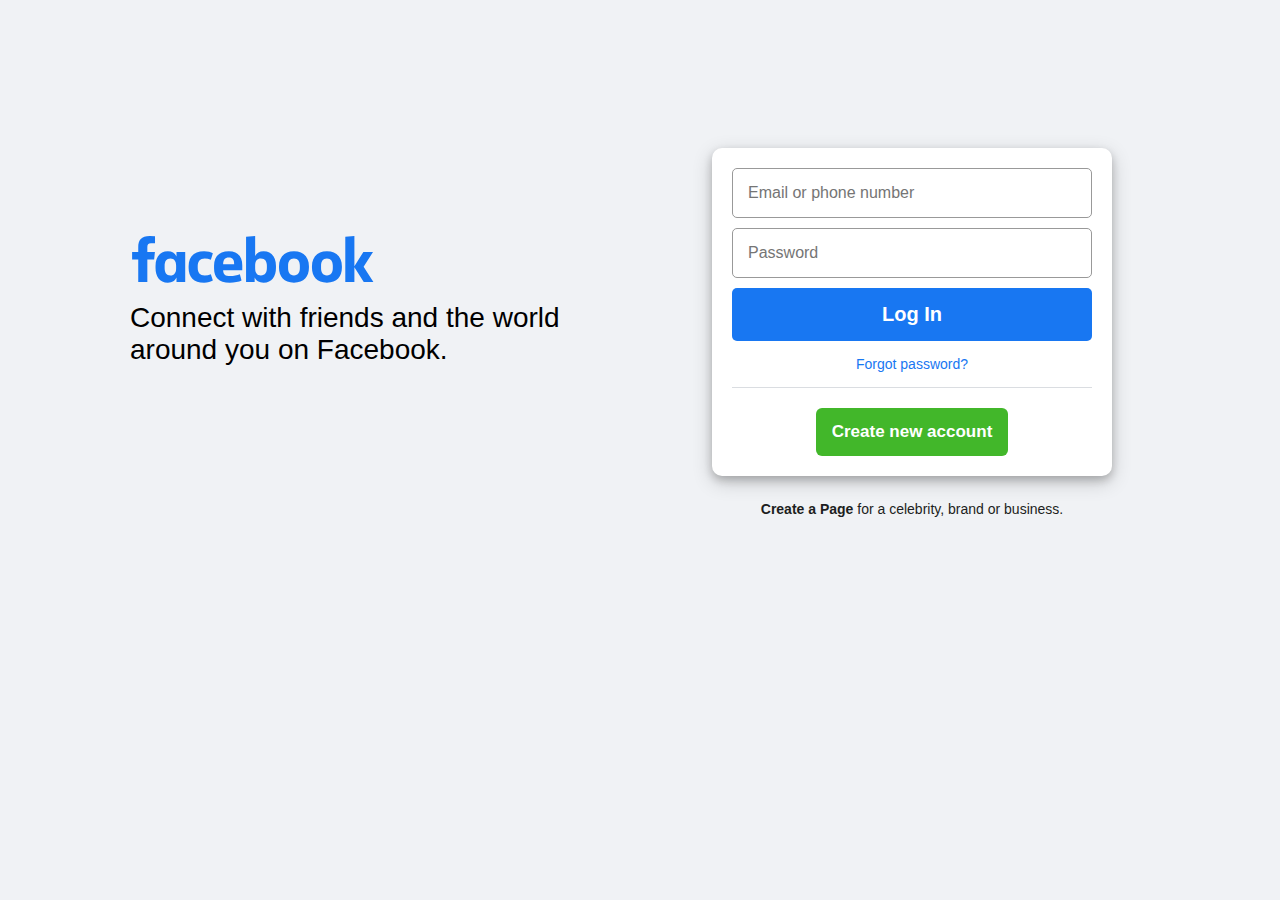
<file: index.html>
<!DOCTYPE html>
<html lang="en">
<head>
    <meta charset="UTF-8">
    <meta http-equiv="X-UA-Compatible" content="IE=edge">
    <meta name="viewport" content="width=device-width, initial-scale=1.0">
    
    <link rel="stylesheet" href="style.css">
    <title>Document</title>
</head>
<body>
   <div class="container">
    <div class="text">
        <img class="logo" src="fb_logo.svg" alt="Logo">
        <p>Connect with friends and the world <br> around you on Facebook.</p>
    </div>
    <div class="inputs">
        <div class="inputs__form">
            <input type="text" placeholder="Email or phone number">
            <input type="password" placeholder="Password">
            <a href="#" class="login">Log In</a>
            <a href="password.html" class="forget">Forgot password?</a>
            
            <div class="sign-up ">
                <a href="" class="signBtn open ">Create new account</a>
            </div>
        </div>
        <p > <b>Create a Page</b>  for a celebrity, brand or business.</p>
    </div>
   </div>
   <div class="create window">
    <div class="create-page">
        <div class="sign">
            <h1>Sign Up</h1>
            <a  class="close modal">&times;</a>
        </div>
        <p class="sign-p">It’s quick and easy.</p>
        <hr>
        <div class="create__inputs">
            <input type="text" class="first_name" placeholder="First name">
            <input type="text" placeholder="Last name">
        </div>
     
        <input class="email" type="text" placeholder="Mobile number or email">
        <input class="password" type="text" placeholder="New password">
         
        <div class="date">
        <label class="birthday" for="">Birthday</label>
        <div class="riddle"><a>&#63;</a></div>
        </div>
    <div class="date-selection">
            <select class="month">
                <option >Jan</option>
                <option >Feb</option>
                <option >Mart</option>
                <option >April</option>
                <option >May</option>
                <option >June</option>
                <option >July</option>
                <option >Aug</option>
                <option >Sep</option>
                <option >Oct</option>
                <option >Nov</option>
                <option >Dec</option>
             </select>
             <select class="month">
                <option >1</option>
                <option >2</option>
                <option >3</option>
                <option >4</option>
                <option >5</option>
                <option >6</option>
                <option >7</option>
                <option >8</option>
                <option >9</option>
                <option >10</option>
                <option >11</option>
                <option >12</option>
                <option >13</option>
                <option >14</option>
                <option >15</option>
                <option >16</option>
                <option >17</option>
                <option >18</option>
                <option >19</option>
                <option >20</option>
                <option >21</option>
                <option >22</option>
                <option >23</option>
                <option >24</option>
                <option >25</option>
                <option >26</option>
                <option >27</option>
                <option >28</option>
                <option >29</option>
                <option >30</option>
                <option >31</option>
             </select>
             <select class="month">
                <option >2011</option>
                <option >2012</option>
                <option >2013</option>
                <option >2014</option>
                <option >2015</option>
                <option >2016</option>
                <option >2017</option>
                <option >2018</option>
                <option >2019</option>
                <option >2020</option>
                <option >2021</option>
                <option >2022</option>
             </select>
    </div>
    <div class="gender-name">
        <label class="gen" for="">Gender</label>
        <div class="riddle">
            <a >&#63;</a>
            </div>
        </div>
    <div class="gender-choice">
        <div class="gender-choice-name">
            <label for="male">Male</label>
            <input id="male" type="radio"  name="gender" />
        </div>
        <div class="gender-choice-name">
            <label for="famale">Famale</label>
            <input id="famale" type="radio"  name="gender" />
        </div>
        <div class="gender-choice-name">
            <label for="costum">Costum</label>
            <input id="costum" type="radio"  name="gender" />
         </div>
         </div>
    
        <p class="erti">People who use our service may have uploaded your contact information to Facebook. <a href="">
            Learn more.
         </a></p>
         <p class="ori">By clicking Sign Up, you agree to our <a href="">Terms</a>, <a href="">Privacy Policy</a>  and <a href="">Cookies Policy</a>. <br> You may receive SMS Notifications from us and can opt out any time.</p>
       <div class="btns">
        <button class="sign-btn">Sign up</button>
       </div>
    

    </div>
 
    
</div>
<script  src="popup.js"></script>
</body>
</html>
</file>
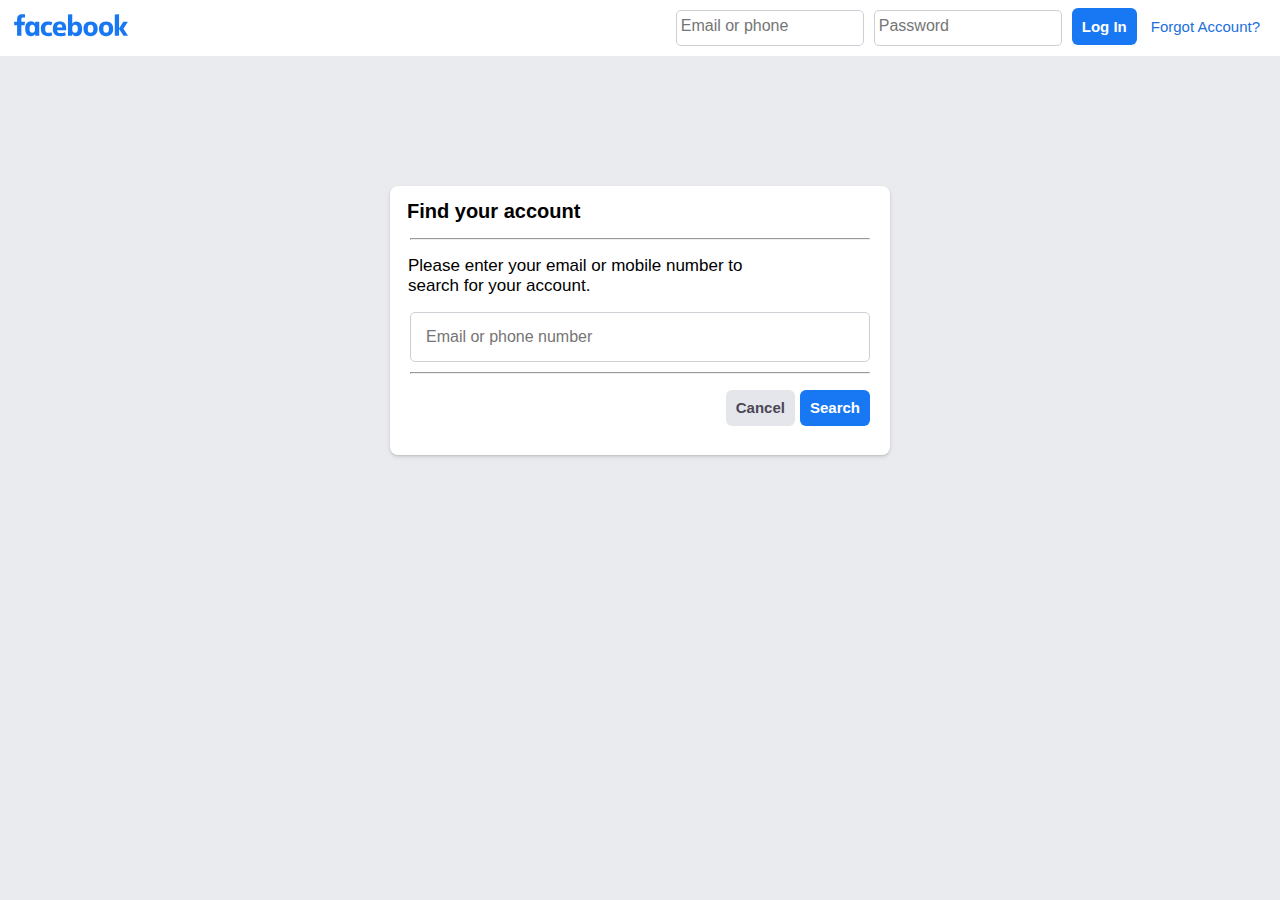
<file: password.html>
<!DOCTYPE html>
<html lang="en">
<head>
    <meta charset="UTF-8">
    <meta http-equiv="X-UA-Compatible" content="IE=edge">
    <meta name="viewport" content="width=device-width, initial-scale=1.0">
    <link rel="stylesheet" href="password.css">
    <title>Document</title>
</head>
<body>
    <header>
        <nav>
            <img class="logo" src="fb_logo.svg" alt="">
            <div class="inputs">
                <input type="text" placeholder="Email or phone ">
                <input type="password" placeholder="Password">
                <div class="hrefs">
                    <a href="#" class="login">Log In</a>
                    <a href="password.html" class="forget">Forgot Account?</a>
                </div>
                
            </div>
        </nav>
    </header>
    <div class="main">
        <div class="container">
            <div class="erti">
            <div class="text">
                <h1>Find your account</h1>
            </div>
           
            <hr>
            <p>Please enter your email or mobile number to <br> search for your  account.</p>
            <input type="text" placeholder="Email or phone number">
            <hr>
            <div class="btn">
                <button  class="cancel"> <a href="index.html">Cancel</a></button>
                <button class="search">Search</button>
            </div>
            </div>
            
            
        </div>
        
    </div>
    
</body>
</html>
</file>
<file: style.css>
*{
    margin: 0;
    padding: 0;
    box-sizing: border-box;
}

body {
    display: flex;
    justify-content: center;
    align-items: center;
    width: 100%;
    height: 600px;
    background-color: #f0f2f5;
}

.container{
    display: flex;
    width: 80%;
    height: 100%;
    justify-content: space-around;
    align-items: center;
}

.text, .inputs, .inputs__form{
    display: flex;
    flex-direction: column;
    justify-content: center;
    align-items: center;
}

.text {
    width: 500px;
    align-items: flex-start;
    margin-left: -40px;
    
}

.logo {
    height: 106px;
    margin: -28px;
    margin-bottom: -10px;
}


.text p {
    font-family: SFProDisplay-Regular, Helvetica, Arial, sans-serif;
    font-size: 28px;
    font-weight: normal;
    line-height: 32px;
    width: 500px;
}

.inputs {
    margin-top: 65px;
    width: 396px
    
}

.inputs__form{
    background-color: white;
    border-radius: 10px;
    width:400px;
    display: flex;
    padding: 20px;
    margin-bottom: 25px;
    box-shadow: 0 4px 8px 0 rgba(0,0,0,0.2), 0 6px 20px 0 rgba(0,0,0,0.19);
}


.inputs__form  input{
    width: 100%;
    padding: 15px;
    margin-bottom: 10px;
    border-radius: 5px;
    border: 1px solid #999;
    outline: none;
    font-size: 16px;
}

.login{
    background-color: #1877f2;
    padding: 15px;
    text-align: center;
    text-decoration: none;
    width: 100%;
    border-radius: 5px;
    color: white;
    font-size: 20px;
    font-family: 'Arial';
    font-weight: bold;
    transition: 0.5s;
}

.login:hover{
    background-color: #4257b2;
}

.forget{
    margin: 15px 0;
    text-decoration: none;
    color: #1877f2;
    font-family: 'Arial';
    font-size: 14px;
}


.forget:hover{
    text-decoration: underline;
}

.sign-up{
    padding-top: 20px;
    border-top: 1px solid #dadde1;
    width: 100%;
    display: flex;
    justify-content: center;
   
}

.signBtn{
    background-color: #42b72a;;
    padding: 15px;
    text-align: center;
    text-decoration: none;
    border-radius: 5px;
    color: white;
    font-size: 17px;
    font-family: 'Arial';
    font-weight: 500;
    transition: 0.5s;
    transition: all ease-in .4s;
    border: none;
    border-radius: 6px;
    font-weight: 600;
    line-height: 48px;
    padding: 0 16px;
    
}

.signBtn:hover{
    background-color: green;
    
}





 .inputs p {
    border-top: none;
    color: #1c1e21;
    font-family: 'Arial';
    font-size: 14px;
    text-decoration: none;
}

.inputs p {
    cursor: pointer;
}

.inputs p b:hover {
    text-decoration: underline;
}

.create{
    width: 100%;
    height: 100%;
    position: fixed;
    background-color: rgba(250,250,250,0.8);
    padding-right: 118px;
    
}

.open{
    transition: all ease-in .4s;
}

.window {
    visibility: hidden;
    
}


.create-page{
    width: 432px;
    margin: auto;
    height:530px;
    margin-top: 100px;
    background-color: white;
    padding: 10px;
    border-radius: 5px;
    box-shadow: 0 2px 4px rgba(0,0,0,0.1),
    0 8px 16px rgba(0,0,0,0.1) ; 
}

.first {
    display: flex;
    justify-content: space-between;
}

.sign {
    display: flex;
    justify-content: space-between;
}

.sign h1{
    color: #1c1e21;
    font-family: SFProDisplay-Bold, Helvetica, Arial, sans-serif;
    font-size: 32px;
    line-height: 38px;
    margin-bottom: 0;
    margin-top: 5px;
    font-weight: bold;
}

.sign-p {
    font-family: SFProText-Regular, Helvetica, Arial, sans-serif;
    font-size: 15px;
    line-height: 24px;
    margin-top: 5px;
    padding-bottom: 20px;
}

.close {
    width: 24px;
    font-size: 30px;
    height: 24px;
    text-decoration: none;
    color: #1c1e21;
    cursor: pointer;
}

.create__inputs {
    width: 100%;
    display: flex;
    margin-top: 10px;
    justify-content: space-between;
}


.create__inputs input {
    width: 48%;
    padding:8px;
    font-size: 17px;
    border: none;
    border: 1px solid #ccc;
    border-radius: 5px;
    background-color: #eee;
}

.email {
    width: 100%;
    padding:8px;
    font-size: 17px;
    border: none;
    border: 1px solid #ccc;
    border-radius: 5px;
    background-color: #eee;
    margin-top: 10px;
}

.password {
    width: 100%;
    padding:8px;
    font-size: 17px;
    border: none;
    border: 1px solid #ccc;
    border-radius: 5px;
    background-color: #eee;
    margin-top: 10px;
}

h3{
    font-size: 12px;
    font-weight: normal;
    line-height: 20px;
    margin-bottom: 0;
    margin-top: 2px;
    margin-bottom: 10px;
}

.date{
    width: 100%;
    margin-top: 15px;
    display: flex;
    align-items: center;
 }

.date-selection{
    
    width: 100%;
    margin-top: 5px;
    display: flex;
    justify-content: space-between;
}

.birthday{
    font-family: SFProText-Medium, Helvetica, Arial, sans-serif;
    font-size: 12px;
    line-height: 20px;
    
}
.gen {
    font-family: SFProText-Medium, Helvetica, Arial, sans-serif;
    font-size: 12px;
    line-height: 20px;
}
.month{
    width: 32%;
    border: 1px solid #ccc;
    padding: 5px;
    border-radius: 5px;
    font-size: 15px;
    display: flex;
    justify-content: space-between;
    align-items: center;
    font-family: SFProText-Medium, Helvetica, Arial, sans-serif;
    font-size: 15px;
    height: 36px;
    line-height: 20px;
}

.riddle{
    width: 15px;
    height: 15px;
    display: inline-block;
    background-color: #aaa;
    font-size: 12px;
    border-radius: 50%;
    text-align: center;
    color: white;
    margin-left: 3px;
}


.gender-name{
    width: 100%;
    margin-top: 15px;
    display: flex;
    align-items: center; 
 }
 
 .gender-choice{
    width: 100%;
     margin-top: 5px;
     display: flex;
     justify-content: space-between;
 }
 .gender-choice-name{
      width: 32%;
      border: 1px solid #ccc;
      padding: 5px;
      border-radius: 5px;
      display: flex;
      justify-content: space-between;
      align-items: center;
      font-family: SFProText-Medium, Helvetica, Arial, sans-serif;
      font-size: 15px;
      height: 36px;
      line-height: 20px;
 }

 .erti {
    color: #777;
    font-size: 11px;
    width: auto;
    margin: 10px 0;
    font-family: Arial, Helvetica, sans-serif;
}

 .erti a {
    text-decoration: none;
    color: #385898;
 }

 .erti a:hover {
    text-decoration: underline;
 }

 .ori {
    color: #777;
    font-size: 11px;
    width: auto;
    margin: 10px 0;
    font-family: Arial, Helvetica, sans-serif;
}
 

 .ori a {
    text-decoration: none;
    color: #385898;
    width: 310px;
 }

 .ori a:hover {
    text-decoration: underline;
 }
.btns {
    margin-top: -4px;
}
 .sign-btn {
    width: 50%;
    height: 36px;
    padding: 0 32px;
    
    color: white;
    font-size: 18px;
    border: none;
    margin-left: 100px;
    border-radius: 6px;
    cursor: pointer;  
    background-color: #00a400;
    border: none;
    font-weight: 600;
    overflow: hidden;
    padding: 0 32px;
    
 }
 
 .sign-btn:hover {
    background-color: #578843;
 }
</file>
<file: password.css>
*{
    margin: 0;
    padding: 0;
    box-sizing: border-box;
}
body {
   
    background-color: #e9ebee;
}
header{
    background-color: #fff;
}
nav{
    display: flex;
    justify-content: space-between;
    
}
nav input {
    width: 100%;
    height:50spx;
    
}
.inputs {
    display: flex;
    flex-direction:row;
    margin-top:  10px; 
}
nav h1{
    margin-top: -5px;
    color: #4267B2;
}
.main {
    display: flex;
    justify-content: center;
    align-items: center;
    width: 100%;
    padding: 130px 0;
}
.container{
   
    border: none;
    width: 500px ;
    border-radius: 8px;
    box-shadow: 0 1px 2px rgb(0 0 0 / 10%), 0 2px 4px rgb(0 0 0 / 10%);
    margin: auto;
    background-color: #fff;
   
}

.erti {
    border-radius: 10px;
    width:100%;
    display: flex;
    flex-direction: column;
    padding: 20px;
    margin-bottom: 25px;
}
h1 {
    font-family: Arial, Helvetica, sans-serif;
    font-size: 20px;
    line-height: 24px;
    margin-top: -22px;
    padding: 15px 16px 15px 15px;
    margin-left: -18px;
}

.inputs input{
    margin-right: 10px;
    justify-content: space-between;
    padding: 6px 4px 10px;
    width: 188px;
}
.hrefs {
    
   margin-top: 8px;
   margin-right: 20px;
}

.login {
    font-weight: bold;
    color: #fff;
    background-color: #1877f2;
    border: none;
    border-radius: 6px;
    padding: 10px;
    text-decoration: none;
    font-size: 15px;
    font-family: Arial, Helvetica, sans-serif;
}

.login:hover{
    background-color: #4d60b3;
}


.forget{
    color: #216fdb !important;
    cursor: pointer;
    text-decoration: none;
    margin-left: 10px;
    font-size: 15px;
    font-family: Arial, Helvetica, sans-serif;
}

.forget:hover {
    text-decoration: underline;
}



.logo {
    height: 50px;
}

p{
    
    line-height: 20px;
    margin:  16px;
    margin-left: -2px;
    font-family: SFProText-Regular, Helvetica, Arial, sans-serif;
    font-size: 17px;
    line-height: 20px;
}

input {
    width: 100%;
    padding: 15px;
    margin-bottom: 10px;
    border-radius: 5px;
    border: 1px solid #ccd0d5;
    outline: none;
    font-size: 16px;
    font-family: Roboto-Regular, Helvetica, Arial, sans-serif;
    font-size: 16px;
    color: #8a8d91;
}
.btn {
    padding: 6px 0;
    display: flex;
    flex-direction: row;
    margin-left: auto;
    margin-bottom: -22px;
    margin-top: 10px;
}

.cancel {
    background-color: #e4e6eb;
    border: none;
    border-radius: 6px;
    font-family: Arial, Helvetica, sans-serif;
    font-size: 15px;
    line-height: 36px;
    margin-right: 5px;
    padding: 0 10px;
    cursor: pointer;
    color: #4b4756;
}

.cancel a {
    text-decoration: none;
    color: #4b4756;
    font-weight: bold;
}

hr{
    width: 100%;
}

.search {
    padding: 0 10px;
    background-color: #1877f2;
    border: none;
    border-radius: 6px;
    font-size: 15px;
    line-height: 36px;
    cursor: pointer;
    color: #fff;
    font-weight: bold;
}
</file>
